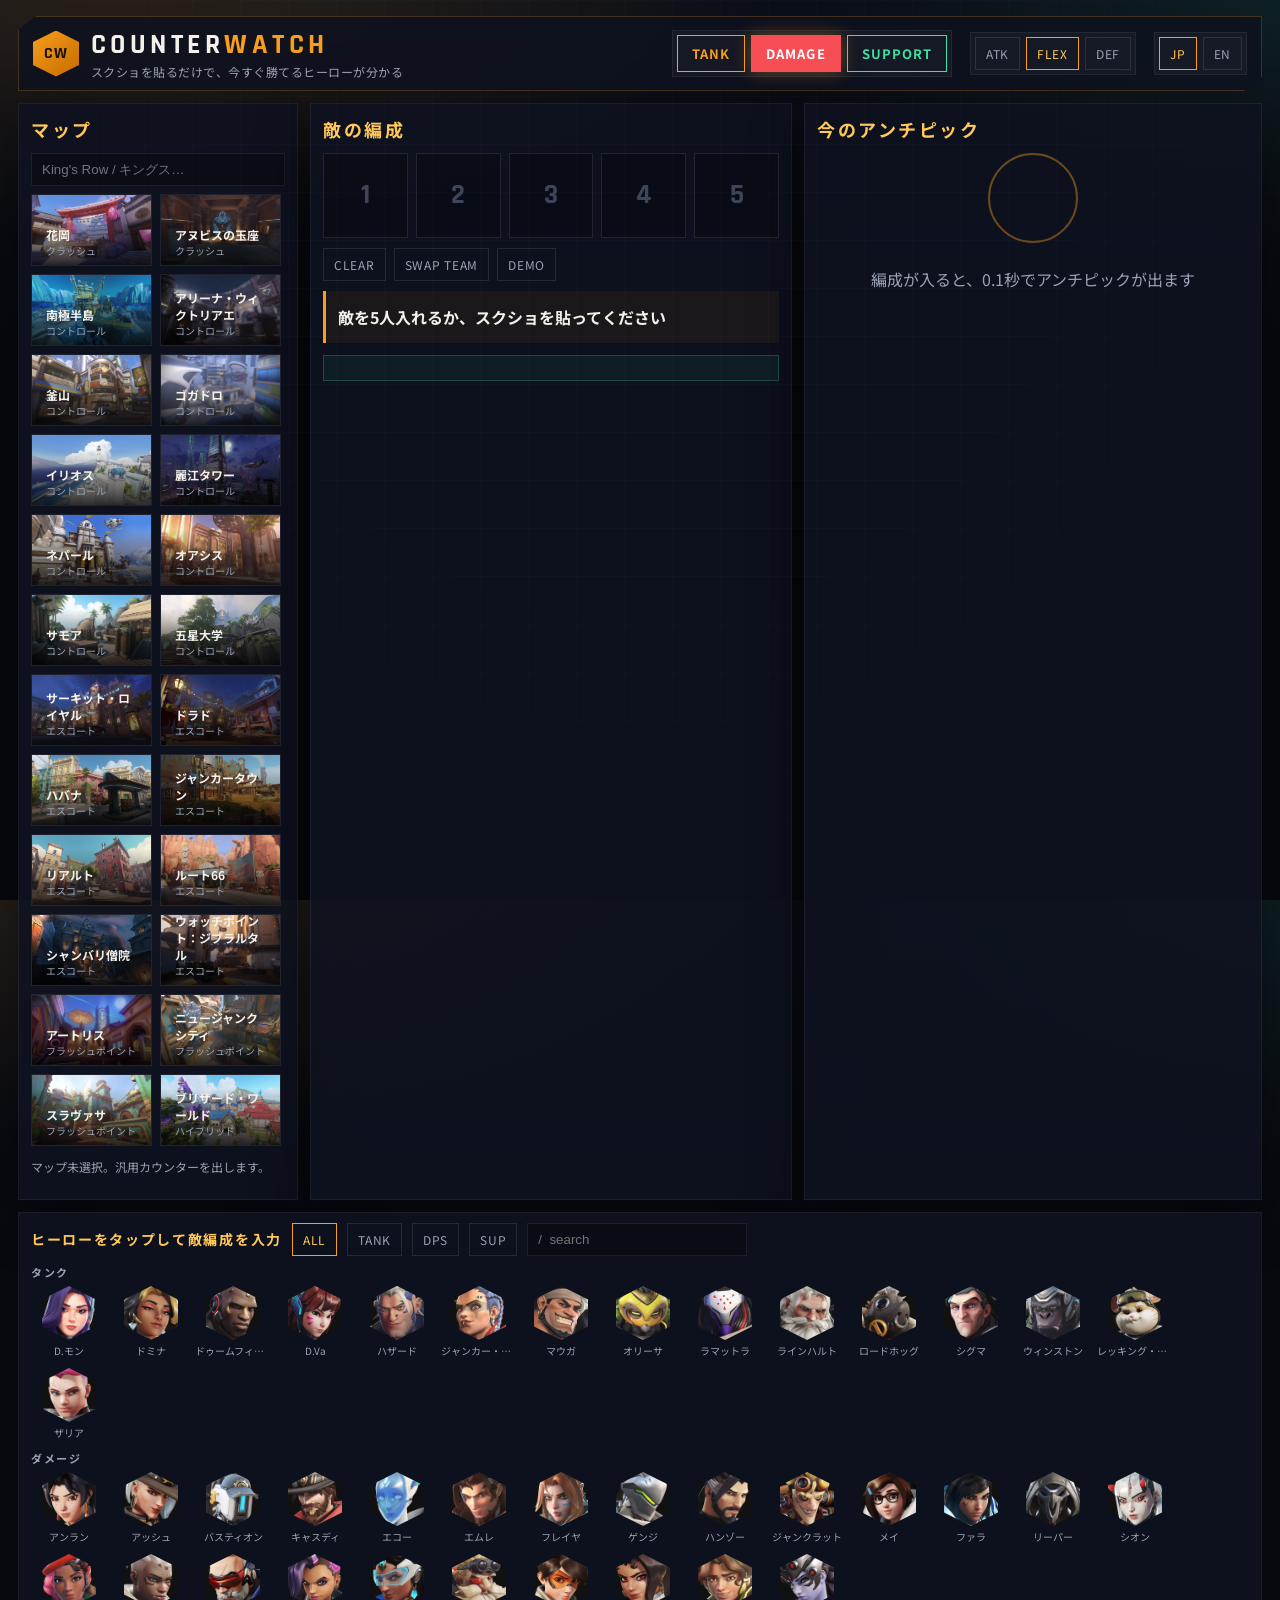
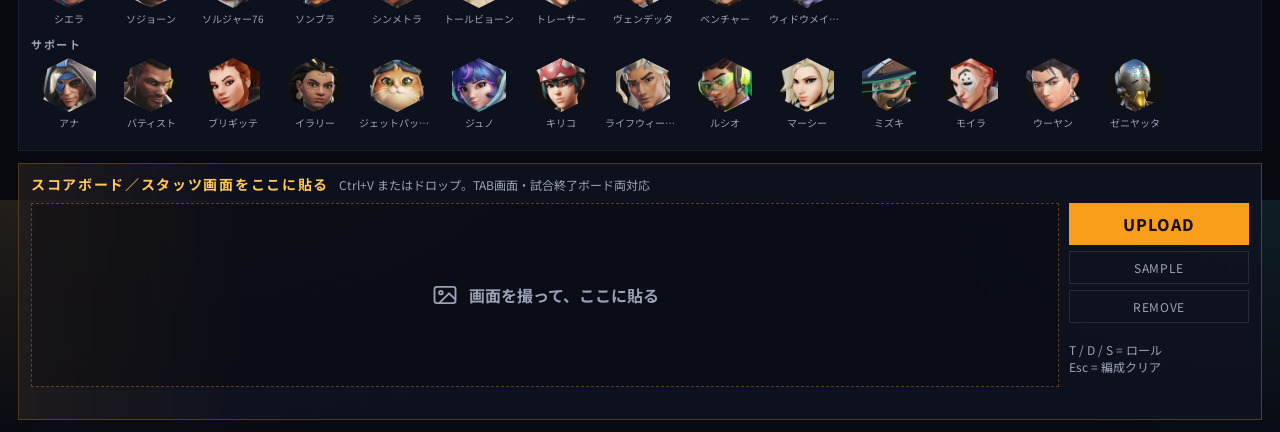
<file: index.html>
<!DOCTYPE html>
<html lang="ja">
<head>
  <meta charset="UTF-8">
  <meta name="viewport" content="width=device-width, initial-scale=1">
  <title>COUNTERWATCH — Overwatch Anti-Pick</title>
  <link rel="icon" href="assets/favicon.svg" type="image/svg+xml">
  <link rel="preconnect" href="https://fonts.googleapis.com">
  <link rel="preconnect" href="https://fonts.gstatic.com" crossorigin>
  <link href="https://fonts.googleapis.com/css2?family=Noto+Sans+JP:wght@400;500;700&family=Rajdhani:wght@600;700&display=swap" rel="stylesheet">
  <link rel="stylesheet" href="css/app.css">
</head>
<body>
  <div class="app">
    <header class="topbar">
      <div class="brand">
        <div class="logo">CW</div>
        <div>
          <h1>COUNTER<span>WATCH</span></h1>
          <p data-i18n-sub>このキャラ、このマップ、この敵ピックなら、ここからこう戦う</p>
        </div>
      </div>
      <div class="role-switch" role="tablist" aria-label="Your role">
        <button class="tab role-tank" data-role-btn="tank">TANK</button>
        <button class="tab role-damage is-on" data-role-btn="damage">DAMAGE</button>
        <button class="tab role-support" data-role-btn="support">SUPPORT</button>
      </div>
      <div class="side-switch">
        <button class="ghost" data-side="attack">ATK</button>
        <button class="ghost is-on" data-side="flex">FLEX</button>
        <button class="ghost" data-side="defend">DEF</button>
      </div>
      <div class="lang-switch">
        <button class="ghost is-on" data-lang="ja">JP</button>
        <button class="ghost" data-lang="en">EN</button>
      </div>
    </header>

    <div class="workspace">
      <section class="panel">
        <h2 data-i18n-map>マップ</h2>
        <input class="search" name="map-search" data-map-search placeholder="King's Row / キングス…">
        <div class="map-grid" data-map-grid></div>
        <div data-map-info></div>
      </section>

      <section class="panel">
        <h2 data-i18n-enemy>敵の編成</h2>
        <div class="enemy-slots" data-enemy-slots></div>
        <div class="row-actions">
          <button class="ghost" data-clear-enemies>CLEAR</button>
          <button class="ghost" data-swap-team>SWAP TEAM</button>
          <button class="ghost" data-demo>DEMO</button>
        </div>
        <div class="comp-banner" data-comp-banner></div>
        <div class="fight-plan" data-fight-plan></div>
      </section>

      <section class="panel">
        <h2 data-i18n-picks>今のアンチピック</h2>
        <div class="picks" data-picks></div>
      </section>
    </div>

    <section class="hero-dock">
      <div class="dock-head">
        <h2 data-i18n-picker>ヒーローをタップして敵編成を入力</h2>
        <button class="ghost is-on" data-picker-role="all">ALL</button>
        <button class="ghost" data-picker-role="tank">TANK</button>
        <button class="ghost" data-picker-role="damage">DPS</button>
        <button class="ghost" data-picker-role="support">SUP</button>
        <input class="search" name="hero-search" data-hero-search placeholder="/  search">
      </div>
      <div data-hero-grid></div>
    </section>

    <section class="shot-dock" data-shot-zone>
      <div class="dock-head">
        <h2 data-i18n-shot>スコアボード／スタッツ画面をここに貼る</h2>
        <span class="muted" data-i18n-shot-hint>Ctrl+V またはドロップ。TAB画面・試合終了ボード両対応</span>
      </div>
      <div class="shot-zone">
        <div class="shot-frame" data-shot-frame></div>
        <div class="shot-side">
          <label class="file-btn">UPLOAD<input data-file type="file" accept="image/*" hidden></label>
          <button class="ghost" data-sample-shot>SAMPLE</button>
          <button class="ghost" data-clear-shot>REMOVE</button>
          <p class="muted">T / D / S = ロール<br>Esc = 編成クリア</p>
        </div>
      </div>
      <p class="shot-status" data-shot-status></p>
    </section>
  </div>

  <script src="js/data.js"></script>
  <script src="js/engine.js"></script>
  <script src="js/coach.js"></script>
  <script src="js/vision.js"></script>
  <script src="js/app.js"></script>
</body>
</html>
</file>
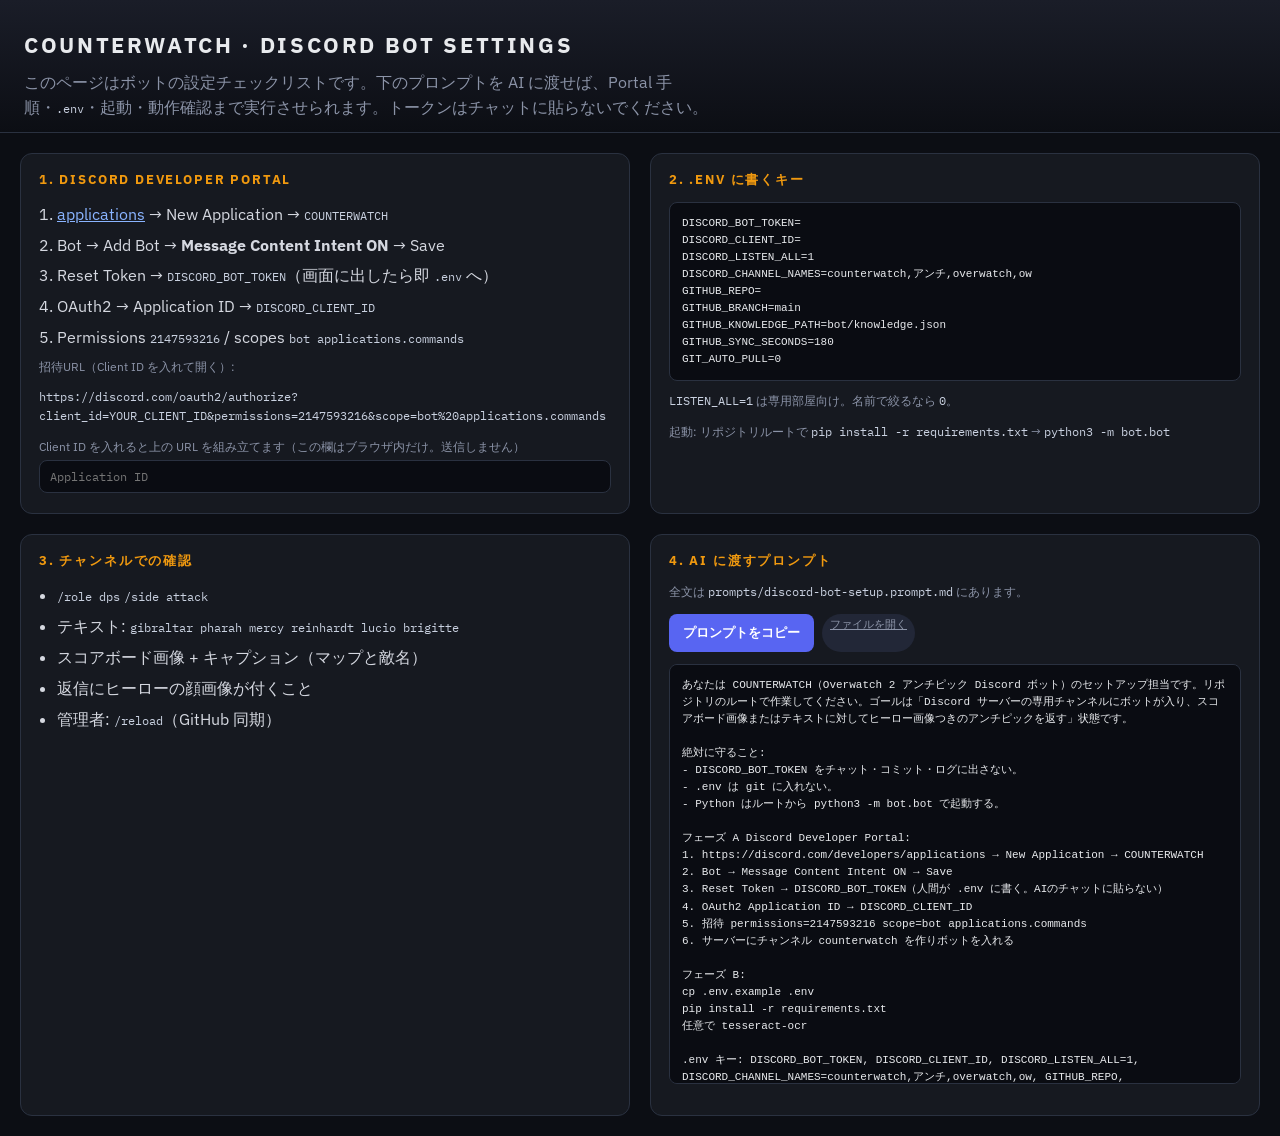
<file: setup.html>
<!DOCTYPE html>
<html lang="ja">
<head>
  <meta charset="UTF-8" />
  <meta name="viewport" content="width=device-width, initial-scale=1" />
  <title>COUNTERWATCH — Discord bot settings</title>
  <link rel="preconnect" href="https://fonts.googleapis.com" />
  <link href="https://fonts.googleapis.com/css2?family=IBM+Plex+Sans:wght@400;600;700&family=IBM+Plex+Mono:wght@400;600&display=swap" rel="stylesheet" />
  <style>
    :root {
      --bg: #0c0e14;
      --panel: #161920;
      --line: #2a3140;
      --blurple: #5865f2;
      --gold: #f0990f;
      --ok: #3ba55d;
      --text: #e8eaed;
      --dim: #8b93a7;
    }
    * { box-sizing: border-box; }
    body {
      margin: 0;
      background: var(--bg);
      color: var(--text);
      font-family: "IBM Plex Sans", sans-serif;
      line-height: 1.55;
    }
    header {
      padding: 28px 24px 12px;
      border-bottom: 1px solid var(--line);
      background: linear-gradient(180deg, #1a1d28, var(--bg));
    }
    header h1 { margin: 0; font-size: 22px; letter-spacing: 0.12em; }
    header p { margin: 8px 0 0; color: var(--dim); max-width: 720px; }
    main { display: grid; grid-template-columns: 1fr 1fr; gap: 20px; padding: 20px; }
    @media (max-width: 980px) { main { grid-template-columns: 1fr; } }
    section {
      background: var(--panel);
      border: 1px solid var(--line);
      border-radius: 12px;
      padding: 16px 18px 20px;
    }
    h2 { margin: 0 0 12px; font-size: 13px; letter-spacing: 0.14em; color: var(--gold); text-transform: uppercase; }
    ol, ul { margin: 0; padding-left: 18px; color: #d5d8e0; }
    li { margin: 6px 0; }
    code, .mono { font-family: "IBM Plex Mono", monospace; font-size: 12px; color: #c9d1e0; }
    .row { display: flex; gap: 8px; flex-wrap: wrap; margin: 12px 0; }
    button {
      background: var(--blurple);
      color: #fff;
      border: 0;
      border-radius: 8px;
      padding: 10px 14px;
      font-weight: 700;
      cursor: pointer;
    }
    button.ghost { background: #2b2f3a; }
    button.ok { background: var(--ok); }
    pre {
      background: #0a0c12;
      border: 1px solid var(--line);
      border-radius: 8px;
      padding: 12px;
      overflow: auto;
      max-height: 420px;
      font-size: 11px;
      white-space: pre-wrap;
    }
    a { color: #8ab4ff; }
    .pill { display: inline-block; background: #222737; color: var(--dim); border-radius: 99px; padding: 2px 8px; font-size: 11px; }
    label { display: block; font-size: 12px; color: var(--dim); margin-top: 10px; }
    input, textarea {
      width: 100%;
      margin-top: 4px;
      background: #0a0c12;
      border: 1px solid var(--line);
      color: var(--text);
      border-radius: 8px;
      padding: 8px 10px;
      font-family: "IBM Plex Mono", monospace;
      font-size: 12px;
    }
    .note { font-size: 12px; color: var(--dim); margin-top: 8px; }
  </style>
</head>
<body>
  <header>
    <h1>COUNTERWATCH · DISCORD BOT SETTINGS</h1>
    <p>このページはボットの設定チェックリストです。下のプロンプトを AI に渡せば、Portal 手順・<code>.env</code>・起動・動作確認まで実行させられます。トークンはチャットに貼らないでください。</p>
  </header>
  <main>
    <section>
      <h2>1. Discord Developer Portal</h2>
      <ol>
        <li><a href="https://discord.com/developers/applications" target="_blank" rel="noreferrer">applications</a> → New Application → <code>COUNTERWATCH</code></li>
        <li>Bot → Add Bot → <strong>Message Content Intent ON</strong> → Save</li>
        <li>Reset Token → <code>DISCORD_BOT_TOKEN</code>（画面に出したら即 <code>.env</code> へ）</li>
        <li>OAuth2 → Application ID → <code>DISCORD_CLIENT_ID</code></li>
        <li>Permissions <code>2147593216</code> / scopes <code>bot applications.commands</code></li>
      </ol>
      <p class="note">招待URL（Client ID を入れて開く）:</p>
      <p class="mono" id="invite">https://discord.com/oauth2/authorize?client_id=YOUR_CLIENT_ID&amp;permissions=2147593216&amp;scope=bot%20applications.commands</p>
      <label>Client ID を入れると上の URL を組み立てます（この欄はブラウザ内だけ。送信しません）</label>
      <input id="cid" placeholder="Application ID" autocomplete="off" />
    </section>
    <section>
      <h2>2. .env に書くキー</h2>
      <pre>DISCORD_BOT_TOKEN=
DISCORD_CLIENT_ID=
DISCORD_LISTEN_ALL=1
DISCORD_CHANNEL_NAMES=counterwatch,アンチ,overwatch,ow
GITHUB_REPO=
GITHUB_BRANCH=main
GITHUB_KNOWLEDGE_PATH=bot/knowledge.json
GITHUB_SYNC_SECONDS=180
GIT_AUTO_PULL=0</pre>
      <p class="note"><code>LISTEN_ALL=1</code> は専用部屋向け。名前で絞るなら <code>0</code>。</p>
      <p class="note">起動: リポジトリルートで <code>pip install -r requirements.txt</code> → <code>python3 -m bot.bot</code></p>
    </section>
    <section>
      <h2>3. チャンネルでの確認</h2>
      <ul>
        <li><code>/role dps</code> <code>/side attack</code></li>
        <li>テキスト: <code>gibraltar pharah mercy reinhardt lucio brigitte</code></li>
        <li>スコアボード画像 + キャプション（マップと敵名）</li>
        <li>返信にヒーローの顔画像が付くこと</li>
        <li>管理者: <code>/reload</code>（GitHub 同期）</li>
      </ul>
    </section>
    <section>
      <h2>4. AI に渡すプロンプト</h2>
      <p class="note">全文は <code>prompts/discord-bot-setup.prompt.md</code> にあります。</p>
      <div class="row">
        <button type="button" id="copy">プロンプトをコピー</button>
        <a class="pill" href="prompts/discord-bot-setup.prompt.md">ファイルを開く</a>
      </div>
      <pre id="prompt"></pre>
    </section>
  </main>
  <script>
    const cid = document.getElementById("cid");
    const invite = document.getElementById("invite");
    cid.addEventListener("input", () => {
      const id = cid.value.trim() || "YOUR_CLIENT_ID";
      invite.textContent = `https://discord.com/oauth2/authorize?client_id=${id}&permissions=2147593216&scope=bot%20applications.commands`;
    });
    const promptText = `あなたは COUNTERWATCH（Overwatch 2 アンチピック Discord ボット）のセットアップ担当です。リポジトリのルートで作業してください。ゴールは「Discord サーバーの専用チャンネルにボットが入り、スコアボード画像またはテキストに対してヒーロー画像つきのアンチピックを返す」状態です。

絶対に守ること:
- DISCORD_BOT_TOKEN をチャット・コミット・ログに出さない。
- .env は git に入れない。
- Python はルートから python3 -m bot.bot で起動する。

フェーズ A Discord Developer Portal:
1. https://discord.com/developers/applications → New Application → COUNTERWATCH
2. Bot → Message Content Intent ON → Save
3. Reset Token → DISCORD_BOT_TOKEN（人間が .env に書く。AIのチャットに貼らない）
4. OAuth2 Application ID → DISCORD_CLIENT_ID
5. 招待 permissions=2147593216 scope=bot applications.commands
6. サーバーにチャンネル counterwatch を作りボットを入れる

フェーズ B:
cp .env.example .env
pip install -r requirements.txt
任意で tesseract-ocr

.env キー: DISCORD_BOT_TOKEN, DISCORD_CLIENT_ID, DISCORD_LISTEN_ALL=1, DISCORD_CHANNEL_NAMES=counterwatch,アンチ,overwatch,ow, GITHUB_REPO, GITHUB_BRANCH=main, GITHUB_KNOWLEDGE_PATH=bot/knowledge.json, GITHUB_SYNC_SECONDS=180, GIT_AUTO_PULL=0

フェーズ C スモーク:
python3 -c "from bot.engine import recommend, parse_text; s=parse_text('dps gibraltar pharah mercy reinhardt lucio brigitte'); r=recommend(s['map'], s['enemies'], 'damage', 'attack'); print(s['map'], [x['key'] for x in s['enemies']], [x['key'] for x in r[:5]])"
期待: gibraltar、敵 pharah/mercy、推薦 ashe/widowmaker/emre/sojourn/cassidy 付近。

フェーズ D: python3 -m bot.bot
失敗時: token / Message Content Intent / カレントがルートか。

フェーズ E チャンネル確認:
/role dps  /side attack
gibraltar pharah mercy reinhardt lucio brigitte
画像付きスコアボード
返信にヒーローPNGが付くこと。/reload

フェーズ F 任意: GITHUB_REPO=owner/name で knowledge.json を切断せず更新。

報告: Intent ONか、.envのキー名のみ、招待URL（tokenは伏せる）、推薦5体、残作業。`;
    document.getElementById("prompt").textContent = promptText;
    document.getElementById("copy").addEventListener("click", async () => {
      await navigator.clipboard.writeText(promptText);
      document.getElementById("copy").textContent = "コピーした";
      document.getElementById("copy").classList.add("ok");
    });
  </script>
</body>
</html>
</file>
<file: css/app.css>
:root {
  --bg: #07090f;
  --bg-2: #0d1220;
  --panel: rgba(14, 18, 32, 0.86);
  --line: rgba(249, 158, 26, 0.22);
  --text: #f4f1ea;
  --muted: #9aa3b5;
  --orange: #f99e1a;
  --orange-2: #ffc857;
  --red: #f64e54;
  --green: #3ce0a0;
  --blue: #5ad2ff;
  --shadow: 0 18px 50px rgba(0, 0, 0, 0.45);
  --font: "Noto Sans JP", "Rajdhani", sans-serif;
  --display: "Rajdhani", "Noto Sans JP", sans-serif;
}

* { box-sizing: border-box; }
html, body { margin: 0; height: 100%; }
body {
  font-family: var(--font);
  color: var(--text);
  background:
    radial-gradient(1200px 600px at 10% -10%, rgba(249, 158, 26, 0.16), transparent 55%),
    radial-gradient(900px 500px at 100% 0%, rgba(60, 224, 160, 0.08), transparent 50%),
    linear-gradient(180deg, #0a0e18 0%, var(--bg) 40%);
  min-height: 100%;
}
body::before {
  content: "";
  position: fixed;
  inset: 0;
  pointer-events: none;
  background-image:
    linear-gradient(rgba(255,255,255,0.015) 1px, transparent 1px),
    linear-gradient(90deg, rgba(255,255,255,0.015) 1px, transparent 1px);
  background-size: 48px 48px;
  mask-image: radial-gradient(circle at 50% 20%, #000 40%, transparent 85%);
}

.app {
  display: grid;
  grid-template-rows: auto 1fr auto auto;
  min-height: 100vh;
  max-width: 1680px;
  margin: 0 auto;
  padding: 16px 18px 12px;
  gap: 12px;
}

.topbar {
  display: flex;
  align-items: center;
  gap: 18px;
  padding: 10px 14px;
  background: var(--panel);
  border: 1px solid var(--line);
  clip-path: polygon(18px 0, 100% 0, 100% calc(100% - 14px), calc(100% - 18px) 100%, 0 100%, 0 14px);
  backdrop-filter: blur(16px);
}
.brand {
  display: flex;
  align-items: center;
  gap: 12px;
  min-width: 280px;
}
.logo {
  width: 46px;
  height: 46px;
  display: grid;
  place-items: center;
  background: linear-gradient(135deg, var(--orange), #c46b00);
  clip-path: polygon(50% 0, 100% 25%, 100% 75%, 50% 100%, 0 75%, 0 25%);
  font-family: var(--display);
  font-weight: 700;
  color: #1a1204;
  letter-spacing: 0.04em;
}
.brand h1 {
  margin: 0;
  font-family: var(--display);
  font-size: 28px;
  letter-spacing: 0.16em;
  font-weight: 700;
}
.brand h1 span { color: var(--orange); }
.brand p { margin: 0; color: var(--muted); font-size: 12px; letter-spacing: 0.04em; }

.role-switch, .lang-switch, .side-switch {
  display: flex;
  gap: 6px;
  padding: 4px;
  background: rgba(255,255,255,0.03);
  border: 1px solid rgba(255,255,255,0.06);
}
.role-switch { margin-left: auto; }
button {
  font-family: inherit;
  cursor: pointer;
  border: 0;
  background: transparent;
  color: inherit;
}
.tab {
  padding: 8px 14px;
  font-weight: 700;
  letter-spacing: 0.08em;
  color: var(--muted);
  text-transform: uppercase;
  font-size: 13px;
}
.tab.is-on {
  color: #1a1204;
  background: var(--orange);
  box-shadow: 0 0 18px rgba(249,158,26,0.35);
}
.tab.role-tank.is-on { background: var(--orange); }
.tab.role-damage.is-on { background: var(--red); color: #fff; }
.tab.role-support.is-on { background: var(--green); color: #052016; }
.ghost {
  padding: 7px 10px;
  border: 1px solid rgba(255,255,255,0.1);
  color: var(--muted);
  font-size: 12px;
  letter-spacing: 0.06em;
}
.ghost.is-on { border-color: var(--orange); color: var(--orange-2); }

.workspace {
  display: grid;
  grid-template-columns: 280px minmax(0, 1fr) minmax(360px, 0.95fr);
  gap: 12px;
  min-height: 0;
}

.panel {
  background: var(--panel);
  border: 1px solid rgba(255,255,255,0.06);
  padding: 12px;
  box-shadow: var(--shadow);
  min-height: 0;
  display: flex;
  flex-direction: column;
}
.panel h2 {
  margin: 0 0 10px;
  font-family: var(--display);
  font-size: 18px;
  letter-spacing: 0.14em;
  text-transform: uppercase;
  color: var(--orange-2);
}

.search {
  width: 100%;
  background: rgba(0,0,0,0.28);
  border: 1px solid rgba(255,255,255,0.08);
  color: var(--text);
  padding: 8px 10px;
  margin-bottom: 8px;
  outline: none;
}
.search:focus { border-color: var(--orange); }

.map-grid {
  display: grid;
  grid-template-columns: 1fr 1fr;
  gap: 8px;
  overflow: auto;
  padding-right: 4px;
}
.map-card {
  position: relative;
  height: 72px;
  overflow: hidden;
  border: 1px solid rgba(255,255,255,0.08);
  text-align: left;
}
.map-card-bg {
  position: absolute;
  inset: 0;
  background-size: cover;
  background-position: center;
  filter: saturate(0.85);
}
.map-card::after {
  content: "";
  position: absolute;
  inset: 0;
  background: linear-gradient(180deg, transparent 20%, rgba(0,0,0,0.82));
}
.map-card-meta {
  position: relative;
  z-index: 1;
  display: flex;
  flex-direction: column;
  justify-content: flex-end;
  height: 100%;
  padding: 6px 8px;
}
.map-card-meta strong { font-size: 12px; }
.map-card-meta em { font-style: normal; font-size: 10px; color: var(--muted); }
.map-card.is-on {
  border-color: var(--orange);
  box-shadow: inset 0 0 0 1px var(--orange);
}
.map-note { margin-top: 8px; }
.map-note p { margin: 0 0 8px; font-size: 12px; color: #d5dbe8; line-height: 1.5; }
.chips { display: flex; flex-wrap: wrap; gap: 4px; }
.chip {
  font-size: 10px;
  letter-spacing: 0.06em;
  padding: 3px 7px;
  border: 1px solid rgba(249,158,26,0.35);
  color: var(--orange-2);
}
.muted { color: var(--muted); font-size: 12px; }

.enemy-slots {
  display: grid;
  grid-template-columns: repeat(5, 1fr);
  gap: 8px;
}
.hero-slot {
  aspect-ratio: 1;
  border: 1px solid rgba(255,255,255,0.1);
  background: rgba(0,0,0,0.25);
  position: relative;
  overflow: hidden;
}
.hero-slot img {
  width: 100%;
  height: 100%;
  object-fit: cover;
  object-position: top;
}
.hero-slot em {
  position: absolute;
  left: 0; right: 0; bottom: 0;
  font-style: normal;
  font-size: 11px;
  padding: 12px 4px 4px;
  background: linear-gradient(transparent, rgba(0,0,0,0.88));
}
.hero-slot.is-empty {
  display: grid;
  place-items: center;
  color: #3d4658;
  font-family: var(--display);
  font-size: 28px;
  font-weight: 700;
}
.row-actions {
  display: flex;
  gap: 8px;
  margin: 10px 0;
}
.comp-banner {
  padding: 10px 12px;
  border-left: 3px solid var(--orange);
  background: rgba(249,158,26,0.06);
  display: flex;
  flex-wrap: wrap;
  gap: 8px 12px;
  align-items: center;
  min-height: 52px;
}
.fight-plan {
  margin-top: 12px;
  padding: 12px;
  border: 1px solid rgba(60, 224, 160, 0.25);
  background: rgba(60, 224, 160, 0.06);
  font-size: 13px;
  line-height: 1.55;
}
.fight-plan h3 {
  margin: 0 0 8px;
  font-family: var(--display);
  font-size: 16px;
  letter-spacing: 0.04em;
  color: #3ce0a0;
}
.fight-plan ul {
  margin: 6px 0;
  padding-left: 18px;
}
.fight-plan p { margin: 6px 0; }

.picks {
  overflow: auto;
  display: flex;
  flex-direction: column;
  gap: 8px;
  min-height: 0;
}
.pick-card {
  display: grid;
  grid-template-columns: 36px 92px 1fr;
  gap: 10px;
  padding: 8px;
  background: rgba(255,255,255,0.03);
  border: 1px solid rgba(255,255,255,0.05);
}
.pick-card.is-top {
  border-color: var(--orange);
  background: linear-gradient(90deg, rgba(249,158,26,0.14), rgba(255,255,255,0.03));
}
.pick-rank {
  font-family: var(--display);
  font-size: 22px;
  font-weight: 700;
  color: var(--orange);
  padding-top: 8px;
}
.pick-portrait {
  clip-path: polygon(50% 0, 100% 25%, 100% 75%, 50% 100%, 0 75%, 0 25%);
  overflow: hidden;
  background: #111;
  aspect-ratio: 1;
}
.pick-portrait img { width: 100%; height: 100%; object-fit: cover; object-position: top; }
.pick-body header {
  display: flex;
  align-items: center;
  gap: 8px;
}
.pick-body h3 { margin: 0; font-size: 20px; font-family: var(--display); letter-spacing: 0.04em; }
.role-pill {
  font-size: 10px;
  font-weight: 800;
  letter-spacing: 0.08em;
  padding: 2px 6px;
}
.role-tank { color: var(--orange); border: 1px solid var(--orange); }
.role-damage { color: var(--red); border: 1px solid var(--red); }
.role-support { color: var(--green); border: 1px solid var(--green); }
.score {
  margin-left: auto;
  font-family: var(--display);
  font-size: 22px;
  color: var(--orange-2);
}
.pick-body .ult { margin: 2px 0 4px; font-size: 11px; color: var(--muted); }
.pick-body ul { margin: 0; padding-left: 16px; color: #d7deea; font-size: 12px; line-height: 1.45; }

.empty-picks {
  flex: 1;
  display: grid;
  place-items: center;
  color: var(--muted);
  text-align: center;
  position: relative;
}
.pulse-ring {
  width: 90px;
  height: 90px;
  border: 2px solid var(--orange);
  border-radius: 50%;
  opacity: 0.4;
  animation: pulse 1.8s ease-out infinite;
  margin-bottom: 8px;
}
@keyframes pulse {
  from { transform: scale(0.7); opacity: 0.7; }
  to { transform: scale(1.3); opacity: 0; }
}

.hero-dock, .shot-dock {
  background: var(--panel);
  border: 1px solid rgba(255,255,255,0.06);
  padding: 10px 12px;
}
.dock-head {
  display: flex;
  align-items: center;
  gap: 10px;
  margin-bottom: 8px;
}
.dock-head h2 {
  margin: 0;
  font-size: 14px;
  letter-spacing: 0.12em;
  text-transform: uppercase;
  color: var(--orange-2);
  font-family: var(--display);
}
.dock-head input { max-width: 220px; margin: 0; }
.picker-group { margin-bottom: 6px; }
.picker-group h4 {
  margin: 0 0 6px;
  font-size: 11px;
  letter-spacing: 0.14em;
  color: var(--muted);
  text-transform: uppercase;
}
.picker-row {
  display: flex;
  flex-wrap: wrap;
  gap: 6px;
}
.hex {
  width: 76px;
  padding: 0 0 4px;
  display: flex;
  flex-direction: column;
  align-items: center;
  gap: 3px;
}
.hex img {
  width: 54px;
  height: 54px;
  object-fit: cover;
  object-position: top;
  clip-path: polygon(50% 0, 100% 25%, 100% 75%, 50% 100%, 0 75%, 0 25%);
  background: #111;
  filter: saturate(0.9);
}
.hex span { font-size: 10px; color: var(--muted); max-width: 76px; overflow: hidden; text-overflow: ellipsis; white-space: nowrap; }
.hex.is-on img {
  box-shadow: 0 0 0 2px var(--orange), 0 0 16px rgba(249,158,26,0.5);
  filter: none;
}
.hex.is-on span { color: var(--orange-2); }

.shot-dock {
  min-height: 168px;
  border-color: rgba(249,158,26,0.28);
  background:
    linear-gradient(90deg, rgba(249,158,26,0.07), transparent 18%),
    var(--panel);
}
.shot-zone {
  display: grid;
  grid-template-columns: 1fr auto;
  gap: 10px;
  align-items: stretch;
}
.shot-frame {
  min-height: 128px;
  border: 1px dashed rgba(249,158,26,0.35);
  background: rgba(0,0,0,0.28);
  display: grid;
  place-items: center;
  overflow: hidden;
}
.shot-frame img {
  width: 100%;
  height: 148px;
  object-fit: contain;
  background: #000;
}
.shot-empty {
  display: flex;
  align-items: center;
  gap: 10px;
  color: var(--muted);
}
.shot-side {
  display: flex;
  flex-direction: column;
  gap: 6px;
  min-width: 180px;
}
.shot-status {
  margin: 6px 0 0;
  font-size: 12px;
  color: var(--orange-2);
  min-height: 16px;
}
.file-btn {
  background: var(--orange);
  color: #1a1204;
  font-weight: 800;
  letter-spacing: 0.08em;
  padding: 9px 12px;
  text-align: center;
}
.is-drag .shot-frame {
  border-color: var(--green);
  box-shadow: inset 0 0 0 1px var(--green);
}

::-webkit-scrollbar { width: 8px; height: 8px; }
::-webkit-scrollbar-thumb { background: rgba(249,158,26,0.35); }
::-webkit-scrollbar-track { background: transparent; }

@media (max-width: 1180px) {
  .workspace { grid-template-columns: 1fr; }
  .brand { min-width: 0; }
  .topbar { flex-wrap: wrap; }
  .role-switch { margin-left: 0; }
}
@media (max-width: 720px) {
  .enemy-slots { grid-template-columns: repeat(5, minmax(0, 1fr)); }
  .pick-card { grid-template-columns: 28px 70px 1fr; }
  .shot-zone { grid-template-columns: 1fr; }
}
</file>
